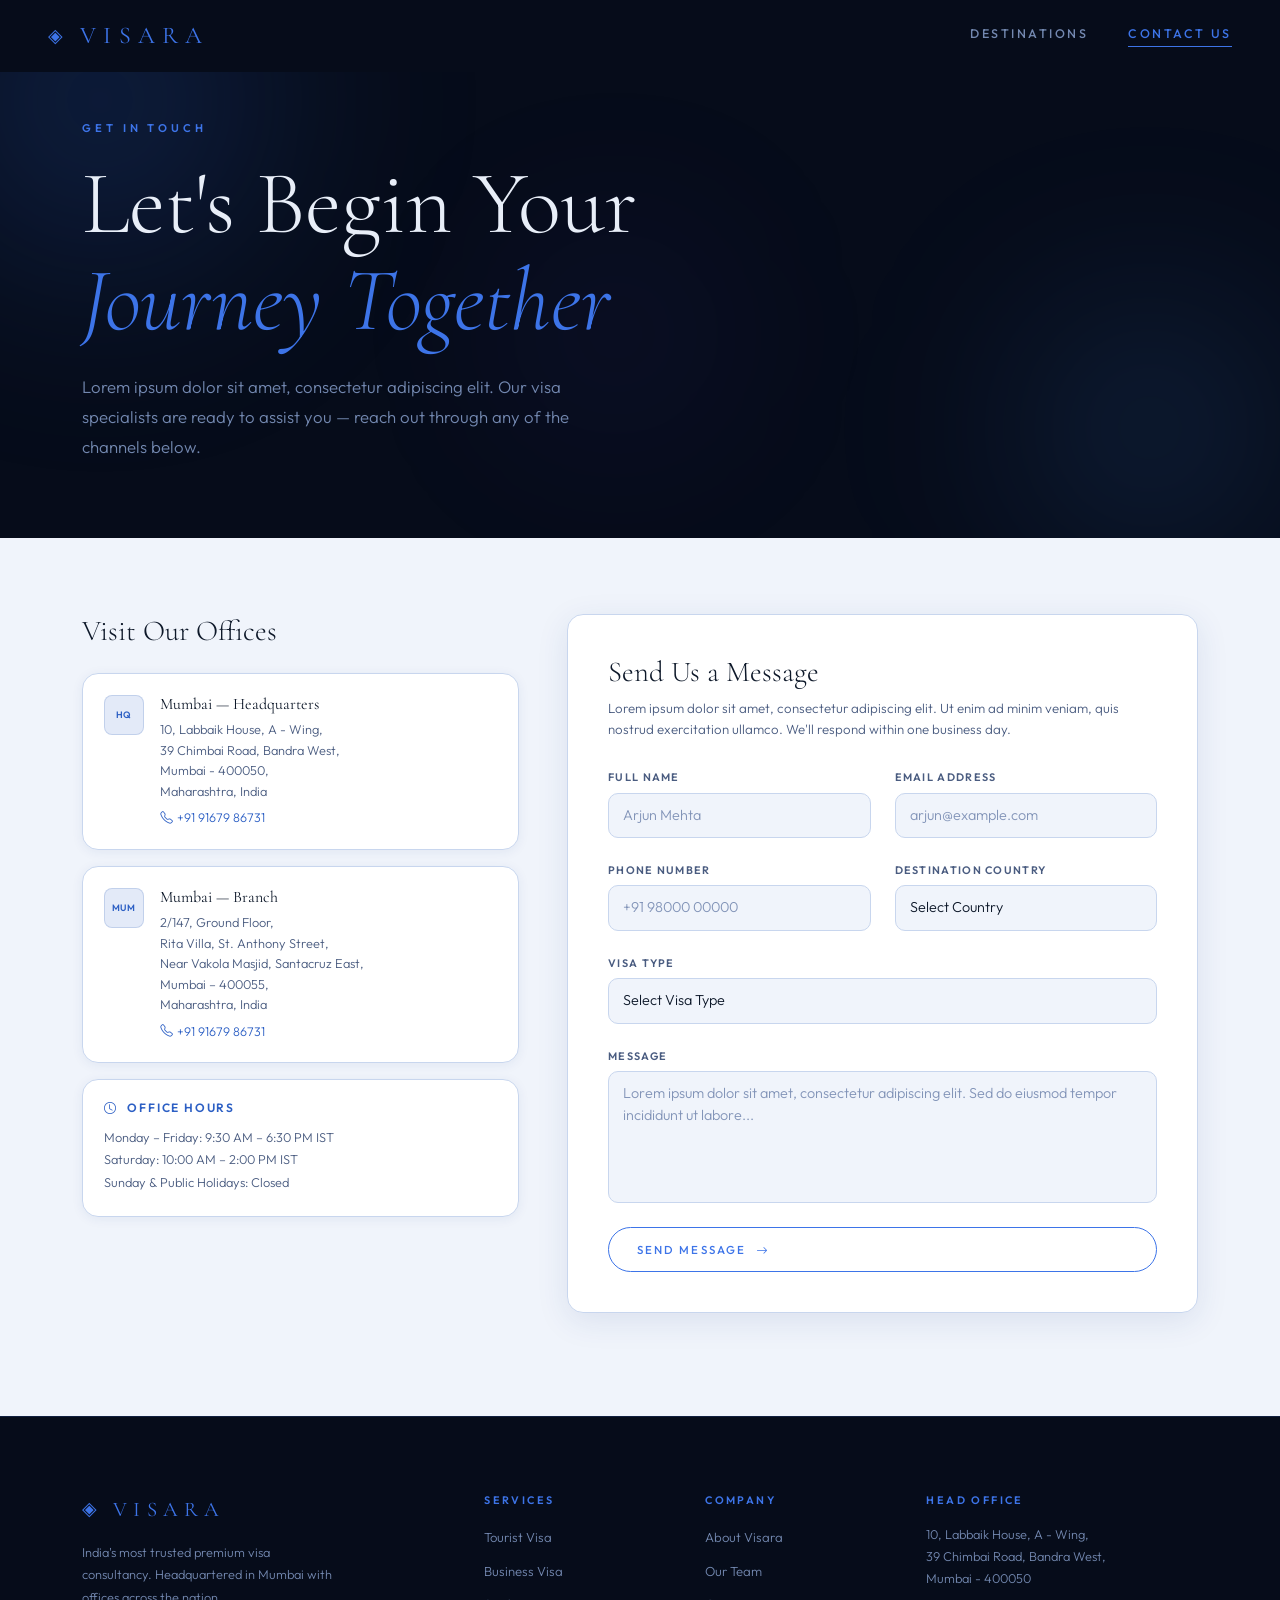
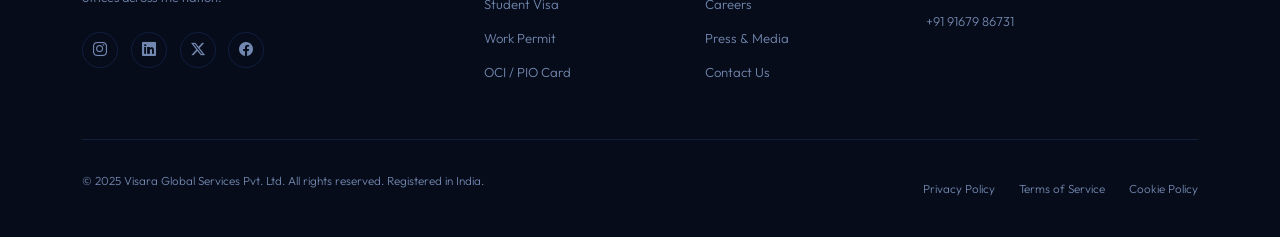
<file: contact.html>
<!DOCTYPE html>
<html lang="en">
<head>
  <meta charset="UTF-8" />
  <meta name="viewport" content="width=device-width, initial-scale=1.0"/>
  <title>Visara — Contact Us</title>
  <link rel="preconnect" href="https://fonts.googleapis.com"/>
  <link rel="preconnect" href="https://fonts.gstatic.com" crossorigin/>
  <link href="https://fonts.googleapis.com/css2?family=Cormorant+Garamond:ital,wght@0,300;0,400;0,600;1,300;1,400&family=Outfit:wght@300;400;500;600&display=swap" rel="stylesheet"/>
  <link href="https://cdn.jsdelivr.net/npm/bootstrap@5.3.3/dist/css/bootstrap.min.css" rel="stylesheet"/>
  <link href="https://unpkg.com/aos@2.3.4/dist/aos.css" rel="stylesheet"/>
  <link rel="stylesheet" href="https://cdn.jsdelivr.net/npm/bootstrap-icons@1.11.3/font/bootstrap-icons.min.css"/>
  <link rel="stylesheet" href="style.css"/>
</head>
<body>

  <div id="page-loader">
    <div class="loader-inner">
      <div class="loader-globe"></div>
      <span class="loader-text">VISARA</span>
    </div>
  </div>

  <nav id="mainNav">
    <div class="nav-inner">
      <a class="nav-brand" href="index.html">
        <span class="brand-icon">◈</span>
        <span>VISARA</span>
      </a>
      <div class="nav-links">
        <a href="index.html" class="nav-link">Destinations</a>
        <a href="contact.html" class="nav-link active">Contact Us</a>
      </div>
      <button class="nav-toggle" id="navToggle">
        <span></span><span></span><span></span>
      </button>
    </div>
    <div class="mobile-menu" id="mobileMenu">
      <a href="index.html" class="nav-link">Destinations</a>
      <a href="contact.html" class="nav-link">Contact Us</a>
    </div>
  </nav>

  <section class="contact-hero">
    <div class="hero-orbs">
      <div class="orb orb-1"></div>
      <div class="orb orb-2"></div>
      <div class="orb orb-3"></div>
    </div>
    <div class="container-xl">
      <div class="contact-hero-content" data-aos="fade-up">
        <p class="hero-eyebrow">GET IN TOUCH</p>
        <h1 class="hero-title">Let's Begin Your<br/><em>Journey Together</em></h1>
        <p class="hero-sub">Lorem ipsum dolor sit amet, consectetur adipiscing elit. Our visa specialists are ready to assist you — reach out through any of the channels below.</p>
      </div>
    </div>
  </section>

  <section class="contact-section">
    <div class="container-xl">
      <div class="row g-5">
        <div class="col-lg-5" data-aos="fade-right">
          <div class="contact-info-block">
            <h3>Visit Our Offices</h3>

            <div class="office-card">
              <div class="office-badge">HQ</div>
              <div>
                <h5>Mumbai — Headquarters</h5>
                <p>10, Labbaik House, A - Wing,<br> 39 Chimbai Road, Bandra West,<br> Mumbai - 400050,<br/>Maharashtra, India</p>
                <a href="tel:+919167986731"><i class="bi bi-telephone"></i>+91 91679 86731</a>
                <!-- <a href="mailto:hello@visara.in"><i class="bi bi-envelope"></i> hello@visara.in</a> -->
              </div>
            </div>

            <div class="office-card">
              <div class="office-badge">MUM</div>
              <div>
                <h5>Mumbai — Branch</h5>
                <p>2/147, Ground Floor,<br/>Rita Villa, St. Anthony Street,<br> Near Vakola Masjid, Santacruz East, <br>Mumbai – 400055,<br/>Maharashtra, India</p>
                <a href="tel:+919167986731"><i class="bi bi-telephone"></i>+91 91679 86731</a>
                <!-- <a href="mailto:delhi@visara.in"><i class="bi bi-envelope"></i> delhi@visara.in</a> -->
              </div>
            </div>

            <!-- <div class="office-card">
              <div class="office-badge">BLR</div>
              <div>
                <h5>Bengaluru — Branch</h5>
                <p>404, Brigade Gateway,<br/>Malleshwaram West, Bengaluru – 560055,<br/>Karnataka, India</p>
                <a href="tel:+918040071600"><i class="bi bi-telephone"></i> +91 80 4007 1600</a>
                <a href="mailto:bangalore@visara.in"><i class="bi bi-envelope"></i> bangalore@visara.in</a>
              </div>
            </div> -->

            <div class="hours-block">
              <h5><i class="bi bi-clock"></i> Office Hours</h5>
              <p>Monday – Friday: 9:30 AM – 6:30 PM IST</p>
              <p>Saturday: 10:00 AM – 2:00 PM IST</p>
              <p>Sunday & Public Holidays: Closed</p>
            </div>
          </div>
        </div>

        <div class="col-lg-7" data-aos="fade-left">
          <div class="contact-form-wrap">
            <h3>Send Us a Message</h3>
            <p class="form-sub">Lorem ipsum dolor sit amet, consectetur adipiscing elit. Ut enim ad minim veniam, quis nostrud exercitation ullamco. We'll respond within one business day.</p>
            <form id="contactForm" novalidate>
              <div class="row g-4">
                <div class="col-sm-6">
                  <div class="form-group-custom">
                    <label>Full Name</label>
                    <input type="text" id="fieldName" placeholder="Arjun Mehta" required/>
                  </div>
                </div>
                <div class="col-sm-6">
                  <div class="form-group-custom">
                    <label>Email Address</label>
                    <input type="email" id="fieldEmail" placeholder="arjun@example.com" required/>
                  </div>
                </div>
                <div class="col-sm-6">
                  <div class="form-group-custom">
                    <label>Phone Number</label>
                    <input type="tel" id="fieldPhone" placeholder="+91 98000 00000"/>
                  </div>
                </div>
                <div class="col-sm-6">
                  <div class="form-group-custom">
                    <label>Destination Country</label>
                    <select id="fieldCountry">
                      <option value="">Select Country</option>
                      <optgroup label="Regular Visa">
                      <option value="Australia">Australia</option>
                      <option value="Austria">Austria</option>
                      <option value="Belgium">Belgium</option>
                      <option value="Brazil">Brazil</option>
                      <option value="Canada">Canada</option>
                      <option value="China">China</option>
                      <option value="Czech Republic">Czech Republic</option>
                      <option value="Denmark">Denmark</option>
                      <option value="France">France</option>
                      <option value="Germany">Germany</option>
                      <option value="Greece">Greece</option>
                      <option value="Hungary">Hungary</option>
                      <option value="Iceland">Iceland</option>
                      <option value="Ireland">Ireland</option>
                      <option value="Italy">Italy</option>
                      <option value="Japan">Japan</option>
                      <option value="Malta">Malta</option>
                      <option value="Netherlands">Netherlands</option>
                      <option value="New Zealand">New Zealand</option>
                      <option value="Norway">Norway</option>
                      <option value="Poland">Poland</option>
                      <option value="Portugal">Portugal</option>
                      <option value="South Africa">South Africa</option>
                      <option value="South Korea">South Korea</option>
                      <option value="Spain">Spain</option>
                      <option value="Sweden">Sweden</option>
                      <option value="Switzerland">Switzerland</option>
                      <option value="Turkey">Turkey</option>
                      <option value="United Kingdom">United Kingdom</option>
                      <option value="United States">United States</option>
                      </optgroup>
                      <optgroup label="E-Visa / Visa on Arrival">
                      <option value="Azerbaijan">Azerbaijan</option>
                      <option value="Bahrain">Bahrain</option>
                      <option value="Egypt">Egypt</option>
                      <option value="Georgia">Georgia</option>
                      <option value="Indonesia">Indonesia</option>
                      <option value="Malaysia">Malaysia</option>
                      <option value="Morocco">Morocco</option>
                      <option value="Oman">Oman</option>
                      <option value="Qatar">Qatar</option>
                      <option value="Saudi Arabia">Saudi Arabia</option>
                      <option value="Singapore">Singapore</option>
                      <option value="Sri Lanka">Sri Lanka</option>
                      <option value="Thailand">Thailand</option>
                      <option value="United Arab Emirates">United Arab Emirates</option>
                      <option value="Vietnam">Vietnam</option>
                      </optgroup>
                      <option value="Other">Other</option>
                    </select>
                  </div>
                </div>
                <div class="col-12">
                  <div class="form-group-custom">
                    <label>Visa Type</label>
                    <select id="fieldVisaType">
                      <option value="">Select Visa Type</option>
                      <option>Tourist / Visitor</option>
                      <option>Business</option>
                      <option>Student</option>
                      <option>Work / Employment</option>
                      <option>Transit</option>
                      <option>Other</option>
                    </select>
                  </div>
                </div>
                <div class="col-12">
                  <div class="form-group-custom">
                    <label>Message</label>
                    <textarea id="fieldMessage" rows="5" placeholder="Lorem ipsum dolor sit amet, consectetur adipiscing elit. Sed do eiusmod tempor incididunt ut labore..."></textarea>
                  </div>
                </div>
                <div class="col-12">
                  <button type="submit" class="btn-gold w-100">
                    <span>Send Message</span>
                    <i class="bi bi-arrow-right"></i>
                  </button>
                </div>
              </div>
            </form>
            <div class="form-success" id="formSuccess">
              <i class="bi bi-check-circle-fill"></i>
              <p>Your message has been sent successfully. A Visara consultant will be in touch within one business day.</p>
            </div>
          </div>
        </div>
      </div>
    </div>
  </section>

  <footer>
    <div class="container-xl">
      <div class="footer-top">
        <div class="footer-brand">
          <div class="footer-logo">
            <span class="brand-icon">◈</span>
            <span>VISARA</span>
          </div>
          <p>India's most trusted premium visa consultancy. Headquartered in Mumbai with offices across the nation.</p>
          <div class="social-links">
            <a href="#"><i class="bi bi-instagram"></i></a>
            <a href="#"><i class="bi bi-linkedin"></i></a>
            <a href="#"><i class="bi bi-twitter-x"></i></a>
            <a href="#"><i class="bi bi-facebook"></i></a>
          </div>
        </div>
        <div class="footer-links-col">
          <h6>Services</h6>
          <ul>
            <li><a href="#">Tourist Visa</a></li>
            <li><a href="#">Business Visa</a></li>
            <li><a href="#">Student Visa</a></li>
            <li><a href="#">Work Permit</a></li>
            <li><a href="#">OCI / PIO Card</a></li>
          </ul>
        </div>
        <div class="footer-links-col">
          <h6>Company</h6>
          <ul>
            <li><a href="#">About Visara</a></li>
            <li><a href="#">Our Team</a></li>
            <li><a href="#">Careers</a></li>
            <li><a href="#">Press & Media</a></li>
            <li><a href="contact.html">Contact Us</a></li>
          </ul>
        </div>
        <div class="footer-links-col">
          <h6>Head Office</h6>
          <address>
            10, Labbaik House, A - Wing,<br> 39 Chimbai Road, Bandra West,<br> Mumbai - 400050<br/><br/>
            <a href="tel:+919167986731">+91 91679 86731</a><br/>
            <!-- <a href="mailto:hello@visara.in">hello@visara.in</a> -->
          </address>
        </div>
      </div>
      <div class="footer-bottom">
        <p>© 2025 Visara Global Services Pvt. Ltd. All rights reserved. Registered in India.</p>
        <div class="footer-legal">
          <a href="#">Privacy Policy</a>
          <a href="#">Terms of Service</a>
          <a href="#">Cookie Policy</a>
        </div>
      </div>
    </div>
  </footer>

  <script src="https://cdn.jsdelivr.net/npm/bootstrap@5.3.3/dist/js/bootstrap.bundle.min.js"></script>
  <script src="https://unpkg.com/aos@2.3.4/dist/aos.js"></script>
  <script src="js/contact.js"></script>
</body>
</html>
</file>
<file: style.css>
:root {
  --bg:           #f0f4fb;
  --bg-soft:      #e8eef8;
  --bg-card:      #ffffff;
  --bg-muted:     #dce5f5;
  --border:       #c8d6ee;
  --border-accent: rgba(59,100,180,0.2);

  --blue:         #2c5fc4;
  --blue-bright:  #3d74e8;
  --blue-dim:     #5f85cc;
  --blue-pale:    rgba(44,95,196,0.07);
  --blue-pale2:   rgba(44,95,196,0.13);

  --dark:         #060c1a;
  --dark-mid:     #0b1530;
  --dark-light:   #111e3f;
  --dark-border:  rgba(61,116,232,0.18);
  --dark-glass:   rgba(255,255,255,0.05);

  --ink:          #0d1829;
  --text:         #1e2f52;
  --text-mid:     #4a5c80;
  --text-dim:     #8294b8;

  --dark-text:    #c2ceea;
  --dark-text-dim:#7388b0;

  --shadow-sm:    0 2px 12px rgba(30,60,130,0.07);
  --shadow-md:    0 8px 32px rgba(30,60,130,0.1);
  --shadow-lg:    0 20px 60px rgba(30,60,130,0.14);

  --radius: 16px;
  --transition: 0.4s cubic-bezier(0.25, 0.46, 0.45, 0.94);
}

*, *::before, *::after { box-sizing: border-box; margin: 0; padding: 0; }

html {
  scroll-behavior: smooth;
  overflow-x: hidden;
}

body {
  background: var(--bg);
  color: var(--text);
  font-family: 'Outfit', sans-serif;
  font-weight: 300;
  overflow-x: hidden;
  width: 100%;
  max-width: 100vw;
  position: relative;
}

::selection { background: var(--blue-dim); color: #fff; }

/* ── LOADER ── */
#page-loader {
  position: fixed;
  inset: 0;
  background: var(--dark);
  display: flex;
  align-items: center;
  justify-content: center;
  z-index: 9999;
  transition: opacity 0.6s ease, visibility 0.6s ease;
}
#page-loader.hidden { opacity: 0; visibility: hidden; pointer-events: none; }

.loader-inner { display: flex; flex-direction: column; align-items: center; gap: 20px; }

.loader-globe {
  width: 56px; height: 56px;
  border-radius: 50%;
  border: 2px solid var(--dark-border);
  border-top-color: var(--blue-bright);
  border-right-color: var(--blue);
  animation: spin 1s linear infinite;
  position: relative;
}
.loader-globe::after {
  content: '';
  position: absolute;
  inset: 6px;
  border-radius: 50%;
  border: 1px solid var(--dark-border);
  border-bottom-color: var(--blue-dim);
  animation: spin 1.5s linear infinite reverse;
}

.loader-text {
  font-family: 'Cormorant Garamond', serif;
  font-size: 1.6rem;
  font-weight: 300;
  letter-spacing: 0.5em;
  color: var(--blue-bright);
  animation: pulse-text 1.4s ease-in-out infinite;
}

@keyframes spin { to { transform: rotate(360deg); } }
@keyframes pulse-text { 0%,100% { opacity: 0.45; } 50% { opacity: 1; } }

/* ══════════════════════════════
   DARK NAV
══════════════════════════════ */
#mainNav {
  position: fixed;
  top: 0; left: 0; right: 0;
  z-index: 1000;
  background: var(--dark);
  transition: box-shadow 0.4s ease;
  padding: 0 clamp(1rem, 4vw, 3rem);
  width: 100%;
}
#mainNav.scrolled {
  box-shadow: 0 1px 0 var(--dark-border), 0 4px 24px rgba(6,12,26,0.4);
}

.nav-inner {
  display: flex;
  align-items: center;
  justify-content: space-between;
  height: 72px;
}

.nav-brand {
  display: flex;
  align-items: center;
  gap: 10px;
  text-decoration: none;
  font-family: 'Cormorant Garamond', serif;
  font-size: 1.5rem;
  font-weight: 400;
  letter-spacing: 0.3em;
  color: var(--blue-bright);
  transition: opacity 0.3s;
  flex-shrink: 0;
}
.nav-brand:hover { opacity: 0.82; color: var(--blue-bright); }
.brand-icon { font-size: 1.2rem; animation: rotate-slow 12s linear infinite; display: inline-block; }
@keyframes rotate-slow { to { transform: rotate(360deg); } }

.nav-links { display: flex; gap: 2.5rem; }
.nav-links .nav-link {
  text-decoration: none;
  font-size: 0.78rem;
  font-weight: 500;
  letter-spacing: 0.2em;
  text-transform: uppercase;
  color: var(--dark-text-dim);
  transition: color 0.3s;
  position: relative;
  padding-bottom: 4px;
  cursor: pointer;
  white-space: nowrap;
}
.nav-links .nav-link::after {
  content: '';
  position: absolute;
  bottom: 0; left: 0;
  width: 0; height: 1px;
  background: var(--blue-bright);
  transition: width 0.35s ease;
}
.nav-links .nav-link:hover,
.nav-links .nav-link.active { color: var(--blue-bright); }
.nav-links .nav-link:hover::after,
.nav-links .nav-link.active::after { width: 100%; }

.nav-toggle {
  display: none;
  flex-direction: column;
  gap: 5px;
  background: none;
  border: none;
  cursor: pointer;
  padding: 6px 4px;
  flex-shrink: 0;
}
.nav-toggle span {
  display: block;
  width: 24px; height: 1.5px;
  background: var(--blue-bright);
  transition: var(--transition);
}
.nav-toggle.open span:nth-child(1) { transform: translateY(6.5px) rotate(45deg); }
.nav-toggle.open span:nth-child(2) { opacity: 0; }
.nav-toggle.open span:nth-child(3) { transform: translateY(-6.5px) rotate(-45deg); }

.mobile-menu {
  display: none;
  flex-direction: column;
  background: var(--dark-mid);
  border-top: 1px solid var(--dark-border);
  padding: 0.5rem 0 1rem;
  box-shadow: 0 12px 40px rgba(6,12,26,0.5);
}
.mobile-menu .nav-link {
  padding: 0.9rem 1.5rem;
  font-size: 0.82rem;
  letter-spacing: 0.15em;
  font-weight: 500;
  color: var(--dark-text-dim);
  text-decoration: none;
  text-transform: uppercase;
  transition: color 0.3s, background 0.3s;
  display: block;
  cursor: pointer;
  border-bottom: 1px solid rgba(61,116,232,0.06);
}
.mobile-menu .nav-link:last-child { border-bottom: none; }
.mobile-menu .nav-link:hover { color: var(--blue-bright); background: rgba(61,116,232,0.08); }
.mobile-menu.open { display: flex; }

/* ══════════════════════════════
   DARK HERO
══════════════════════════════ */
.hero-section {
  min-height: 100vh;
  display: flex;
  align-items: center;
  position: relative;
  overflow: hidden;
  padding: 120px clamp(1rem, 5vw, 5rem) 80px;
  background: var(--dark);
  width: 100%;
}

.hero-orbs { position: absolute; inset: 0; pointer-events: none; overflow: hidden; }
.orb {
  position: absolute;
  border-radius: 50%;
  filter: blur(90px);
  flex-shrink: 0;
}
.orb-1 {
  width: 500px; height: 500px;
  background: radial-gradient(circle, rgba(44,95,196,0.3), transparent 70%);
  top: -150px; left: -150px;
  animation: drift1 20s ease-in-out infinite alternate;
}
.orb-2 {
  width: 380px; height: 380px;
  background: radial-gradient(circle, rgba(80,150,255,0.18), transparent 70%);
  bottom: -80px; right: -60px;
  animation: drift2 16s ease-in-out infinite alternate;
}
.orb-3 {
  width: 260px; height: 260px;
  background: radial-gradient(circle, rgba(100,60,220,0.15), transparent 70%);
  top: 38%; left: 38%;
  animation: drift1 26s ease-in-out infinite alternate-reverse;
}
@keyframes drift1 { to { transform: translate(40px, 30px); } }
@keyframes drift2 { to { transform: translate(-30px, -40px); } }

.hero-content {
  position: relative;
  z-index: 2;
  max-width: 680px;
  width: 100%;
}

.hero-eyebrow {
  font-size: 0.7rem;
  font-weight: 600;
  letter-spacing: 0.35em;
  color: var(--blue-bright);
  margin-bottom: 1.2rem;
}

.hero-title {
  font-family: 'Cormorant Garamond', serif;
  font-size: clamp(2.6rem, 7vw, 6rem);
  font-weight: 300;
  line-height: 1.08;
  color: #e8eef8;
  margin-bottom: 1.4rem;
}
.hero-title em { font-style: italic; color: var(--blue-bright); font-weight: 300; }

.hero-sub {
  font-size: clamp(0.88rem, 2vw, 1.05rem);
  line-height: 1.78;
  color: var(--dark-text-dim);
  max-width: 520px;
}

.hero-scroll-cue {
  display: flex;
  align-items: center;
  gap: 16px;
  margin-top: 3rem;
  font-size: 0.72rem;
  letter-spacing: 0.25em;
  text-transform: uppercase;
  color: var(--dark-text-dim);
}
.scroll-line {
  width: 60px; height: 1px;
  background: var(--dark-border);
  position: relative;
  overflow: hidden;
  flex-shrink: 0;
}
.scroll-line::after {
  content: '';
  position: absolute;
  top: 0; left: -100%;
  width: 100%; height: 100%;
  background: var(--blue-bright);
  animation: slide-line 2.5s ease-in-out infinite;
}
@keyframes slide-line { to { left: 100%; } }

/* ── 3D Globe ── */
.hero-globe-wrap {
  position: absolute;
  right: clamp(-60px, 2vw, 60px);
  top: 50%;
  transform: translateY(-50%);
  width: clamp(260px, 40vw, 520px);
  height: clamp(260px, 40vw, 520px);
  pointer-events: none;
  z-index: 1;
}

.globe-ring {
  position: absolute;
  top: 50%; left: 50%;
  border-radius: 50%;
  transform: translate(-50%, -50%);
}
.ring-1 { width: 100%; height: 100%; border: 1px dashed rgba(61,116,232,0.18); animation: globe-spin 20s linear infinite; }
.ring-2 { width: 80%; height: 80%; border: 1px solid rgba(61,116,232,0.28); animation: globe-spin 14s linear infinite reverse; }
.ring-3 { width: 60%; height: 60%; border: 1px solid rgba(61,116,232,0.22); animation: globe-spin 9s linear infinite; }
@keyframes globe-spin { to { transform: translate(-50%, -50%) rotate(360deg); } }

.globe-core {
  position: absolute;
  top: 50%; left: 50%;
  transform: translate(-50%, -50%);
  width: 42%; height: 42%;
  border-radius: 50%;
  background: radial-gradient(circle at 35% 35%, rgba(61,116,232,0.35), rgba(6,12,26,0.9) 70%);
  border: 1px solid rgba(61,116,232,0.3);
  box-shadow: 0 0 60px rgba(44,95,196,0.2), inset 0 0 30px rgba(61,116,232,0.1);
}

.globe-dot {
  position: absolute;
  width: 8px; height: 8px;
  border-radius: 50%;
  background: var(--blue-bright);
  box-shadow: 0 0 12px var(--blue-bright);
}
.dot-a { top: 22%; left: 38%; animation: pulse-dot 3s ease-in-out infinite; }
.dot-b { top: 55%; left: 62%; animation: pulse-dot 3s ease-in-out infinite 0.8s; }
.dot-c { top: 70%; left: 28%; animation: pulse-dot 3s ease-in-out infinite 1.6s; }
.dot-d { top: 35%; left: 72%; animation: pulse-dot 3s ease-in-out infinite 2.4s; }
@keyframes pulse-dot { 0%,100% { opacity: 0.35; transform: scale(0.8); } 50% { opacity: 1; transform: scale(1.3); } }

/* ══════════════════════════════
   LIGHT SECTIONS (shared)
══════════════════════════════ */
.section-label {
  font-size: 0.68rem;
  font-weight: 600;
  letter-spacing: 0.35em;
  color: var(--blue);
  margin-bottom: 1rem;
}
.section-title {
  font-family: 'Cormorant Garamond', serif;
  font-size: clamp(1.8rem, 4vw, 3rem);
  font-weight: 300;
  color: var(--ink);
  margin-bottom: 0.8rem;
  line-height: 1.2;
}
.section-title em { font-style: italic; color: var(--blue); }
.section-sub { color: var(--text-mid); font-size: 0.95rem; max-width: 500px; margin: 0 auto; line-height: 1.75; }

/* ── Destinations section ── */
.destinations-section { padding: clamp(3rem, 8vw, 7rem) 0; background: var(--bg); }
.section-head { text-align: center; margin-bottom: 3rem; padding: 0 1rem; }

.countries-grid {
  display: grid;
  grid-template-columns: repeat(auto-fill, minmax(180px, 1fr));
  gap: 1rem;
  width: 100%;
}

.country-card {
  position: relative;
  height: 230px;
  perspective: 1000px;
  cursor: pointer;
  width: 100%;
}

.card-inner {
  position: relative;
  width: 100%; height: 100%;
  transform-style: preserve-3d;
  transition: transform 0.7s cubic-bezier(0.4, 0.2, 0.2, 1);
  border-radius: var(--radius);
}
.country-card:hover .card-inner { transform: rotateY(180deg); }

.card-front, .card-back {
  position: absolute;
  inset: 0;
  border-radius: var(--radius);
  backface-visibility: hidden;
  -webkit-backface-visibility: hidden;
  overflow: hidden;
}

.card-front {
  background: var(--bg-card);
  border: 1px solid var(--border);
  display: flex;
  flex-direction: column;
  align-items: center;
  justify-content: center;
  gap: 12px;
  box-shadow: var(--shadow-sm);
  transition: border-color 0.3s, box-shadow 0.3s;
}
.country-card:hover .card-front { border-color: var(--blue-dim); box-shadow: var(--shadow-md); }

.card-flag { font-size: 2.8rem; line-height: 1; filter: drop-shadow(0 4px 10px rgba(30,60,130,0.12)); }
.card-country-name {
  font-family: 'Cormorant Garamond', serif;
  font-size: 1.15rem;
  font-weight: 400;
  color: var(--ink);
  text-align: center;
  padding: 0 10px;
}
.card-region { font-size: 0.62rem; letter-spacing: 0.15em; text-transform: uppercase; color: var(--text-dim); }

.card-hover-line {
  position: absolute;
  bottom: 0; left: 0;
  width: 0; height: 2px;
  background: linear-gradient(90deg, var(--blue), var(--blue-bright));
  transition: width 0.5s ease;
}
.country-card:hover .card-hover-line { width: 100%; }

.card-back {
  background: linear-gradient(135deg, var(--dark-mid) 0%, var(--dark-light) 100%);
  border: 1px solid var(--dark-border);
  transform: rotateY(180deg);
  display: flex;
  flex-direction: column;
  align-items: center;
  justify-content: center;
  gap: 8px;
  padding: 1rem;
  text-align: center;
}

.card-back-flag { font-size: 1.8rem; }
.card-back-title { font-family: 'Cormorant Garamond', serif; font-size: 1rem; font-weight: 400; color: var(--blue-bright); }
.card-back-tagline { font-size: 0.7rem; color: var(--dark-text-dim); line-height: 1.45; }
.card-back-cta {
  margin-top: 4px;
  font-size: 0.62rem;
  letter-spacing: 0.15em;
  text-transform: uppercase;
  color: var(--blue-bright);
  border: 1px solid var(--dark-border);
  padding: 5px 12px;
  border-radius: 50px;
  transition: all 0.3s;
  cursor: pointer;
}
.card-back-cta:hover { background: rgba(61,116,232,0.15); border-color: var(--blue-bright); }

/* ── Stats ── */
.stats-section { padding: 3rem 0; position: relative; background: var(--bg); width: 100%; }
.stats-section::before {
  content: '';
  position: absolute;
  top: 0; left: 5%; right: 5%;
  height: 1px;
  background: linear-gradient(90deg, transparent, var(--border), transparent);
}

.stats-bar {
  display: flex;
  align-items: center;
  justify-content: center;
  flex-wrap: wrap;
  background: var(--bg-card);
  border: 1px solid var(--border);
  border-radius: var(--radius);
  box-shadow: var(--shadow-md);
  padding: 2rem 1.5rem;
  width: 100%;
}

.stat-item { flex: 1; min-width: 130px; text-align: center; padding: 0.8rem 1rem; }
.stat-item .stat-num {
  font-family: 'Cormorant Garamond', serif;
  font-size: clamp(2rem, 5vw, 3rem);
  font-weight: 300;
  color: var(--blue);
  line-height: 1;
}
.stat-item .stat-suffix { font-family: 'Cormorant Garamond', serif; font-size: clamp(1.4rem, 3vw, 2rem); color: var(--blue-dim); }
.stat-item p { font-size: 0.68rem; letter-spacing: 0.12em; text-transform: uppercase; color: var(--text-dim); margin-top: 6px; }
.stat-divider { width: 1px; height: 50px; background: var(--border); }

/* ── Why section ── */
.why-section { padding: clamp(3rem, 8vw, 7rem) 0; background: var(--bg-soft); }
.why-body { color: var(--text-mid); line-height: 1.85; font-size: 0.95rem; margin-top: 1.2rem; }

.features-grid { display: grid; grid-template-columns: 1fr 1fr; gap: 1.2rem; }

.feature-card {
  background: var(--bg-card);
  border: 1px solid var(--border);
  border-radius: var(--radius);
  padding: 1.6rem;
  box-shadow: var(--shadow-sm);
  transition: border-color 0.3s, transform 0.3s, box-shadow 0.3s;
  position: relative;
  overflow: hidden;
}
.feature-card::before {
  content: '';
  position: absolute;
  top: 0; left: 0;
  width: 100%; height: 2px;
  background: linear-gradient(90deg, var(--blue), transparent);
  opacity: 0;
  transition: opacity 0.3s;
}
.feature-card:hover { border-color: var(--blue-dim); transform: translateY(-4px); box-shadow: var(--shadow-md); }
.feature-card:hover::before { opacity: 1; }
.feature-icon { font-size: 1.4rem; color: var(--blue); margin-bottom: 0.8rem; }
.feature-card h4 { font-family: 'Cormorant Garamond', serif; font-size: 1.1rem; font-weight: 400; color: var(--ink); margin-bottom: 0.5rem; }
.feature-card p { font-size: 0.83rem; color: var(--text-mid); line-height: 1.7; }

/* ── Country detail screen ── */
#screen-detail {
  display: none;
  min-height: 100vh;
  animation: fadeInUp 0.45s ease both;
  background: var(--bg);
  width: 100%;
  overflow-x: hidden;
}
#screen-detail.active { display: block; }

@keyframes fadeInUp {
  from { opacity: 0; transform: translateY(24px); }
  to   { opacity: 1; transform: translateY(0); }
}

.detail-hero {
  min-height: 50vh;
  display: flex;
  align-items: flex-end;
  position: relative;
  overflow: hidden;
  padding: 100px clamp(1rem, 5vw, 5rem) 3rem;
  background: linear-gradient(145deg, var(--dark) 0%, var(--dark-mid) 60%, var(--dark-light) 100%);
  width: 100%;
}
.detail-hero::after {
  content: '';
  position: absolute;
  inset: 0;
  background: linear-gradient(to top, var(--bg) 4%, transparent 50%);
}

.detail-hero-bg-flag {
  position: absolute;
  top: 50%; right: -2%;
  transform: translateY(-50%);
  font-size: clamp(6rem, 18vw, 16rem);
  opacity: 0.05;
  filter: blur(1px);
  pointer-events: none;
  user-select: none;
  z-index: 0;
  max-width: 50%;
  overflow: hidden;
}

.detail-hero-content {
  position: relative;
  z-index: 2;
  display: flex;
  align-items: flex-end;
  gap: 1.5rem;
  flex-wrap: wrap;
  width: 100%;
}

.detail-flag-big { font-size: clamp(3rem, 7vw, 5.5rem); line-height: 1; filter: drop-shadow(0 8px 20px rgba(0,0,0,0.4)); flex-shrink: 0; }

.detail-title-block { flex: 1; min-width: 200px; }
.detail-eyebrow { font-size: 0.65rem; letter-spacing: 0.3em; color: var(--blue-bright); font-weight: 600; margin-bottom: 0.5rem; }
.detail-title {
  font-family: 'Cormorant Garamond', serif;
  font-size: clamp(2.2rem, 6vw, 5rem);
  font-weight: 300;
  color: #e8eef8;
  line-height: 1.05;
  margin-bottom: 0.8rem;
}
.detail-tags { display: flex; gap: 0.5rem; flex-wrap: wrap; }
.detail-tag {
  font-size: 0.6rem;
  letter-spacing: 0.12em;
  text-transform: uppercase;
  color: var(--blue-bright);
  background: rgba(61,116,232,0.12);
  border: 1px solid var(--dark-border);
  padding: 4px 10px;
  border-radius: 50px;
}

.detail-back-btn {
  position: relative;
  z-index: 10;
  display: inline-flex;
  align-items: center;
  gap: 8px;
  font-size: 0.7rem;
  font-weight: 500;
  letter-spacing: 0.15em;
  text-transform: uppercase;
  color: var(--dark-text-dim);
  background: rgba(255,255,255,0.05);
  border: 1px solid rgba(255,255,255,0.12);
  border-radius: 50px;
  padding: 10px 20px;
  cursor: pointer;
  transition: all 0.3s;
  text-decoration: none;
  margin: 88px 0 0 clamp(1rem, 5vw, 5rem);
  width: fit-content;
  max-width: calc(100% - 2rem);
}
.detail-back-btn:hover { color: var(--blue-bright); border-color: var(--dark-border); background: rgba(61,116,232,0.1); }
.detail-back-btn i { font-size: 0.85rem; flex-shrink: 0; }

.detail-body {
  padding: clamp(2rem, 5vw, 4rem) clamp(1rem, 5vw, 5rem) clamp(3rem, 8vw, 6rem);
  width: 100%;
}

.detail-tabs {
  display: flex;
  border-bottom: 1px solid var(--border);
  margin-bottom: 2.5rem;
  overflow-x: auto;
  -webkit-overflow-scrolling: touch;
  scrollbar-width: none;
}
.detail-tabs::-webkit-scrollbar { display: none; }

.dtab {
  background: none;
  border: none;
  color: var(--text-dim);
  font-family: 'Outfit', sans-serif;
  font-size: 0.72rem;
  font-weight: 500;
  letter-spacing: 0.12em;
  text-transform: uppercase;
  padding: 12px 22px;
  cursor: pointer;
  transition: color 0.3s;
  border-bottom: 2px solid transparent;
  margin-bottom: -1px;
  white-space: nowrap;
  flex-shrink: 0;
}
.dtab:hover { color: var(--text); }
.dtab.active { color: var(--blue); border-bottom-color: var(--blue); }

.detail-tab-pane { display: none; }
.detail-tab-pane.active { display: block; animation: fadeInUp 0.3s ease both; }

.detail-overview-grid {
  display: grid;
  grid-template-columns: 1fr 1fr;
  gap: 1.2rem;
  margin-bottom: 2.5rem;
}

.detail-info-card {
  background: var(--bg-card);
  border: 1px solid var(--border);
  border-radius: var(--radius);
  padding: 1.5rem;
  box-shadow: var(--shadow-sm);
}
.detail-info-card h5 {
  font-family: 'Cormorant Garamond', serif;
  font-size: 1.05rem;
  font-weight: 400;
  color: var(--blue);
  margin-bottom: 0.8rem;
  padding-bottom: 0.5rem;
  border-bottom: 1px solid var(--border);
}
.detail-info-card p, .detail-info-card li { font-size: 0.86rem; color: var(--text-mid); line-height: 1.8; }
.detail-info-card ul { padding-left: 1.1rem; }
.detail-info-card li { margin-bottom: 4px; }

.detail-overview-text { margin-bottom: 2rem; }
.detail-overview-text p { font-size: 0.9rem; color: var(--text-mid); line-height: 1.9; margin-bottom: 1rem; }

.doc-list { list-style: none; padding: 0; }
.doc-list li {
  display: flex;
  align-items: flex-start;
  gap: 12px;
  font-size: 0.86rem;
  color: var(--text);
  padding: 12px 0;
  border-bottom: 1px solid var(--border);
  line-height: 1.55;
}
.doc-list li:last-child { border-bottom: none; }
.doc-list li i { color: var(--blue); flex-shrink: 0; margin-top: 2px; }

.process-steps { display: flex; flex-direction: column; gap: 1.5rem; }
.p-step { display: flex; gap: 1.2rem; align-items: flex-start; }
.p-num {
  flex-shrink: 0;
  font-family: 'Cormorant Garamond', serif;
  font-size: 1.8rem;
  font-weight: 300;
  color: var(--blue);
  line-height: 1;
  width: 40px;
}
.p-step h5 { font-size: 0.9rem; font-weight: 500; color: var(--ink); margin-bottom: 5px; }
.p-step p { font-size: 0.83rem; color: var(--text-mid); line-height: 1.7; }

.detail-apply-bar {
  margin-top: 3rem;
  background: linear-gradient(135deg, var(--dark-mid), var(--dark-light));
  border: 1px solid var(--dark-border);
  border-radius: var(--radius);
  padding: 2rem clamp(1.2rem, 4vw, 2.5rem);
  display: flex;
  align-items: center;
  justify-content: space-between;
  gap: 1.5rem;
  flex-wrap: wrap;
}
.detail-apply-bar h4 {
  font-family: 'Cormorant Garamond', serif;
  font-size: clamp(1.3rem, 3vw, 1.6rem);
  font-weight: 300;
  color: #e8eef8;
  margin-bottom: 0.4rem;
}
.detail-apply-bar p { font-size: 0.83rem; color: var(--dark-text-dim); line-height: 1.6; max-width: 500px; }

/* ── Buttons ── */
.btn-gold {
  display: inline-flex;
  align-items: center;
  gap: 10px;
  background: transparent;
  border: 1px solid var(--blue-bright);
  color: var(--blue-bright);
  font-family: 'Outfit', sans-serif;
  font-size: 0.72rem;
  font-weight: 500;
  letter-spacing: 0.18em;
  text-transform: uppercase;
  padding: 13px 28px;
  border-radius: 50px;
  text-decoration: none;
  cursor: pointer;
  transition: all 0.35s ease;
  position: relative;
  overflow: hidden;
  white-space: nowrap;
}
.btn-gold::before {
  content: '';
  position: absolute;
  inset: 0;
  background: var(--blue-bright);
  transform: scaleX(0);
  transform-origin: left;
  transition: transform 0.35s ease;
  z-index: 0;
}
.btn-gold span, .btn-gold i { position: relative; z-index: 1; }
.btn-gold:hover { color: #fff; }
.btn-gold:hover::before { transform: scaleX(1); }

/* ══════════════════════════════
   CONTACT HERO (fully dark — no gradient fade)
══════════════════════════════ */
.contact-hero {
  min-height: 52vh;
  display: flex;
  align-items: center;
  position: relative;
  overflow: hidden;
  padding: 120px clamp(1rem, 5vw, 4rem) 60px;
  background: var(--dark);
  width: 100%;
}
.contact-hero-content { position: relative; z-index: 2; width: 100%; }
.contact-hero .hero-eyebrow { color: var(--blue-bright); }
.contact-hero .hero-title { color: #e8eef8; }
.contact-hero .hero-sub { color: var(--dark-text-dim); }

/* ── Contact section ── */
.contact-section { padding: clamp(3rem, 6vw, 5rem) 0 clamp(3rem, 8vw, 7rem); background: var(--bg); }

.contact-info-block h3 {
  font-family: 'Cormorant Garamond', serif;
  font-size: clamp(1.5rem, 4vw, 1.8rem);
  font-weight: 300;
  color: var(--ink);
  margin-bottom: 1.5rem;
}

.office-card {
  display: flex;
  gap: 1rem;
  align-items: flex-start;
  background: var(--bg-card);
  border: 1px solid var(--border);
  border-radius: var(--radius);
  padding: 1.3rem;
  margin-bottom: 1rem;
  box-shadow: var(--shadow-sm);
  transition: border-color 0.3s, box-shadow 0.3s;
}
.office-card:hover { border-color: var(--blue-dim); box-shadow: var(--shadow-md); }

.office-badge {
  flex-shrink: 0;
  width: 40px; height: 40px;
  background: var(--blue-pale2);
  border: 1px solid var(--border-accent);
  border-radius: 8px;
  display: flex;
  align-items: center;
  justify-content: center;
  font-size: 0.58rem;
  font-weight: 600;
  letter-spacing: 0.08em;
  color: var(--blue);
}

.office-card h5 { font-family: 'Cormorant Garamond', serif; font-size: 1rem; font-weight: 400; color: var(--ink); margin-bottom: 0.35rem; }
.office-card p { font-size: 0.8rem; color: var(--text-mid); line-height: 1.6; margin-bottom: 0.5rem; }
.office-card a { display: block; font-size: 0.78rem; color: var(--blue); text-decoration: none; transition: color 0.3s; margin-top: 2px; }
.office-card a:hover { color: var(--blue-bright); }
.office-card a i { margin-right: 5px; }

.hours-block {
  background: var(--bg-card);
  border: 1px solid var(--border);
  border-radius: var(--radius);
  padding: 1.3rem;
  margin-top: 1rem;
  box-shadow: var(--shadow-sm);
}
.hours-block h5 { font-size: 0.75rem; font-weight: 600; letter-spacing: 0.15em; text-transform: uppercase; color: var(--blue); margin-bottom: 0.8rem; }
.hours-block h5 i { margin-right: 6px; }
.hours-block p { font-size: 0.8rem; color: var(--text-mid); margin-bottom: 3px; }

.contact-form-wrap {
  background: var(--bg-card);
  border: 1px solid var(--border);
  border-radius: var(--radius);
  padding: clamp(1.2rem, 4vw, 2.5rem);
  box-shadow: var(--shadow-md);
}
.contact-form-wrap h3 { font-family: 'Cormorant Garamond', serif; font-size: clamp(1.5rem, 4vw, 1.8rem); font-weight: 300; color: var(--ink); margin-bottom: 0.5rem; }
.form-sub { font-size: 0.83rem; color: var(--text-mid); margin-bottom: 1.8rem; line-height: 1.6; }

.form-group-custom { display: flex; flex-direction: column; gap: 7px; }
.form-group-custom label { font-size: 0.68rem; font-weight: 600; letter-spacing: 0.12em; text-transform: uppercase; color: var(--text-mid); }
.form-group-custom input,
.form-group-custom select,
.form-group-custom textarea {
  background: var(--bg);
  border: 1px solid var(--border);
  border-radius: 10px;
  color: var(--ink);
  font-family: 'Outfit', sans-serif;
  font-size: 0.9rem;
  font-weight: 300;
  padding: 11px 14px;
  transition: border-color 0.3s, background 0.3s, box-shadow 0.3s;
  width: 100%;
  outline: none;
  appearance: none;
  -webkit-appearance: none;
  min-height: 44px;
}
.form-group-custom input:focus,
.form-group-custom select:focus,
.form-group-custom textarea:focus {
  border-color: var(--blue-dim);
  background: var(--bg-card);
  box-shadow: 0 0 0 3px rgba(44,95,196,0.09);
}
.form-group-custom input::placeholder,
.form-group-custom textarea::placeholder { color: var(--text-dim); }
.form-group-custom select option { background: var(--bg-card); color: var(--ink); }
.form-group-custom textarea { resize: none; }

.form-success { display: none; text-align: center; padding: 2rem 1rem; }
.form-success i { font-size: 2.5rem; margin-bottom: 1rem; display: block; color: var(--blue); }
.form-success p { font-size: 0.88rem; color: var(--text-mid); line-height: 1.6; }
.form-success.visible { display: block; }

/* ══════════════════════════════
   DARK FOOTER
══════════════════════════════ */
footer {
  background: var(--dark);
  border-top: 1px solid var(--dark-border);
  padding: clamp(3rem, 6vw, 5rem) 0 2rem;
  width: 100%;
}

.footer-top {
  display: grid;
  grid-template-columns: 2fr 1fr 1fr 1.5fr;
  gap: 2.5rem;
  padding-bottom: 2.5rem;
  border-bottom: 1px solid var(--dark-border);
  margin-bottom: 2rem;
}

.footer-logo {
  display: flex;
  align-items: center;
  gap: 10px;
  font-family: 'Cormorant Garamond', serif;
  font-size: 1.3rem;
  font-weight: 400;
  letter-spacing: 0.3em;
  color: var(--blue-bright);
  margin-bottom: 1rem;
}

.footer-brand p { font-size: 0.8rem; color: var(--dark-text-dim); line-height: 1.75; max-width: 260px; margin-bottom: 1.5rem; }

.social-links { display: flex; gap: 0.8rem; flex-wrap: wrap; }
.social-links a {
  width: 36px; height: 36px;
  border-radius: 50%;
  border: 1px solid var(--dark-border);
  display: flex; align-items: center; justify-content: center;
  color: var(--dark-text-dim);
  text-decoration: none;
  font-size: 0.88rem;
  transition: all 0.3s;
  flex-shrink: 0;
}
.social-links a:hover { border-color: var(--blue-bright); color: var(--blue-bright); }

.footer-links-col h6 { font-size: 0.68rem; font-weight: 600; letter-spacing: 0.22em; text-transform: uppercase; color: var(--blue-bright); margin-bottom: 1.1rem; }
.footer-links-col ul { list-style: none; padding: 0; }
.footer-links-col ul li { margin-bottom: 0.6rem; }
.footer-links-col ul li a { font-size: 0.82rem; color: var(--dark-text-dim); text-decoration: none; transition: color 0.3s; cursor: pointer; }
.footer-links-col ul li a:hover { color: var(--blue-bright); }

.footer-links-col address { font-size: 0.8rem; color: var(--dark-text-dim); line-height: 1.7; font-style: normal; }
.footer-links-col address a { color: var(--dark-text-dim); text-decoration: none; transition: color 0.3s; }
.footer-links-col address a:hover { color: var(--blue-bright); }

.footer-bottom { display: flex; align-items: center; justify-content: space-between; flex-wrap: wrap; gap: 1rem; }
.footer-bottom p { font-size: 0.73rem; color: var(--dark-text-dim); }
.footer-legal { display: flex; gap: 1.5rem; flex-wrap: wrap; }
.footer-legal a { font-size: 0.73rem; color: var(--dark-text-dim); text-decoration: none; transition: color 0.3s; }
.footer-legal a:hover { color: var(--blue-bright); }

/* ══════════════════════════════
   RESPONSIVE — 1024px
══════════════════════════════ */
@media (max-width: 1024px) {
  .footer-top { grid-template-columns: 1fr 1fr; gap: 2rem; }
  .hero-globe-wrap { opacity: 0.35; right: -60px; }
}

/* ══════════════════════════════
   RESPONSIVE — 767px (primary mobile breakpoint)
══════════════════════════════ */
@media (max-width: 767px) {
  /* Nav */
  .nav-links { display: none; }
  .nav-toggle { display: flex; }

  /* Hide globe entirely */
  .hero-globe-wrap { display: none !important; }

  /* Hero */
  .hero-section {
    min-height: auto;
    height: auto;
    padding: 90px 1.25rem 55px;
    align-items: flex-start;
  }
  .hero-content { max-width: 100%; }
  .hero-title { font-size: clamp(2.4rem, 10vw, 3.5rem); }
  .hero-sub { max-width: 100%; font-size: 0.92rem; }
  .hero-scroll-cue { margin-top: 2rem; }

  /* Contact hero */
  .contact-hero {
    min-height: auto;
    padding: 100px 1.25rem 50px;
  }
  .contact-hero .hero-title { font-size: clamp(2.2rem, 9vw, 3rem); }
  .contact-hero .hero-sub { max-width: 100%; }

  /* Sections */
  .destinations-section { padding: 2.5rem 0; }
  .section-head { margin-bottom: 2rem; }
  .section-sub { font-size: 0.88rem; }

  /* Countries grid — 2 columns on mobile */
  .countries-grid {
    grid-template-columns: repeat(2, 1fr);
    gap: 0.8rem;
  }
  .country-card { height: 190px; }
  .card-flag { font-size: 2.4rem; }
  .card-country-name { font-size: 1rem; padding: 0 8px; }
  .card-region { font-size: 0.58rem; }

  /* Stats */
  .stats-section { padding: 2rem 0; }
  .stats-bar {
    flex-direction: column;
    padding: 1.5rem 1rem;
    gap: 0;
  }
  .stat-item { padding: 1rem 1rem; width: 100%; min-width: unset; }
  .stat-divider { width: 80%; height: 1px; }
  .stat-item .stat-num { font-size: 2.4rem; }

  /* Why section */
  .why-section { padding: 2.5rem 0; }
  .why-body { font-size: 0.88rem; }
  .features-grid { grid-template-columns: 1fr; gap: 1rem; }
  .feature-card { padding: 1.3rem; }

  /* Footer */
  .footer-top {
    grid-template-columns: 1fr;
    gap: 2rem;
    padding-bottom: 2rem;
  }
  .footer-brand p { max-width: 100%; }
  .footer-bottom { flex-direction: column; text-align: center; }
  .footer-legal { justify-content: center; gap: 1.2rem; }

  /* Detail screen */
  .detail-back-btn {
    margin: 80px 0 0 1.25rem;
    font-size: 0.65rem;
    padding: 9px 16px;
  }
  .detail-hero {
    min-height: auto;
    padding: 0 1.25rem 2.5rem;
  }
  .detail-hero-content { gap: 1rem; }
  .detail-flag-big { font-size: 2.8rem; }
  .detail-title { font-size: clamp(2rem, 9vw, 3rem); }
  .detail-body { padding: 2rem 1.25rem 3rem; }
  .detail-overview-grid { grid-template-columns: 1fr; gap: 1rem; }
  .detail-overview-grid .detail-info-card { padding: 1.2rem; }
  .detail-apply-bar {
    flex-direction: column;
    align-items: flex-start;
    padding: 1.5rem 1.2rem;
  }
  .detail-apply-bar .btn-gold { width: 100%; justify-content: center; }

  /* Contact section */
  .contact-section { padding: 2.5rem 0 3rem; }
  .contact-info-block { margin-bottom: 2rem; }
  .contact-info-block h3 { margin-bottom: 1.2rem; }
  .contact-form-wrap { padding: 1.4rem; }
  .contact-form-wrap h3 { font-size: 1.5rem; }
  .form-sub { font-size: 0.8rem; margin-bottom: 1.4rem; }

  /* Row override for stacked form fields */
  .contact-section .col-sm-6 { width: 100% !important; max-width: 100% !important; }
}

/* ══════════════════════════════
   RESPONSIVE — 480px (small phones)
══════════════════════════════ */
@media (max-width: 480px) {
  .countries-grid { grid-template-columns: repeat(2, 1fr); gap: 0.7rem; }
  .country-card { height: 175px; }
  .card-flag { font-size: 2.1rem; }
  .card-country-name { font-size: 0.92rem; }
  .card-back-tagline { font-size: 0.62rem; }

  .hero-title { font-size: 2.3rem; }
  .contact-hero .hero-title { font-size: 2.1rem; }

  .dtab { padding: 10px 14px; font-size: 0.65rem; }

  .footer-legal { gap: 0.8rem; }
  .footer-legal a { font-size: 0.68rem; }

  .btn-gold { padding: 12px 22px; font-size: 0.68rem; }

  .detail-apply-bar h4 { font-size: 1.25rem; }
}


/* ── VISA TYPE TABS ── */
.visa-type-tabs {
  display: flex;
  gap: 1rem;
  margin-bottom: 2.5rem;
  flex-wrap: wrap;
}

.vt-tab {
  display: flex;
  align-items: center;
  gap: 10px;
  background: var(--bg-card);
  border: 1px solid var(--border);
  border-radius: 50px;
  padding: 12px 24px;
  cursor: pointer;
  font-family: 'Outfit', sans-serif;
  font-size: 0.78rem;
  font-weight: 500;
  letter-spacing: 0.12em;
  text-transform: uppercase;
  color: var(--text-mid);
  box-shadow: var(--shadow-sm);
  transition: all 0.3s ease;
  position: relative;
  overflow: hidden;
}
.vt-tab::before {
  content: '';
  position: absolute;
  inset: 0;
  background: var(--blue);
  transform: scaleX(0);
  transform-origin: left;
  transition: transform 0.35s ease;
  z-index: 0;
  border-radius: 50px;
}
.vt-tab-icon,
.vt-tab-label,
.vt-tab-count { position: relative; z-index: 1; }

.vt-tab-icon { font-size: 1rem; color: var(--blue-dim); transition: color 0.3s; }
.vt-tab-label { color: var(--text-mid); transition: color 0.3s; }
.vt-tab-count {
  background: var(--blue-pale2);
  color: var(--blue);
  font-size: 0.65rem;
  font-weight: 600;
  padding: 2px 9px;
  border-radius: 50px;
  border: 1px solid var(--border-accent);
  transition: background 0.3s, color 0.3s, border-color 0.3s;
}

.vt-tab:hover { border-color: var(--blue-dim); }

.vt-tab.active {
  border-color: var(--blue);
  color: #fff;
}
.vt-tab.active::before { transform: scaleX(1); }
.vt-tab.active .vt-tab-icon { color: rgba(255,255,255,0.8); }
.vt-tab.active .vt-tab-label { color: #fff; }
.vt-tab.active .vt-tab-count {
  background: rgba(255,255,255,0.2);
  color: #fff;
  border-color: rgba(255,255,255,0.3);
}

/* ── E-VISA BADGE ON CARD ── */
.card-evisa-badge {
  position: absolute;
  top: 10px; right: 10px;
  font-size: 0.55rem;
  font-weight: 600;
  letter-spacing: 0.1em;
  text-transform: uppercase;
  color: var(--blue);
  background: var(--blue-pale2);
  border: 1px solid var(--border-accent);
  padding: 3px 8px;
  border-radius: 50px;
  z-index: 2;
}

/* ── OPTGROUP STYLE ── */
.form-group-custom select optgroup {
  font-weight: 600;
  color: var(--blue);
  background: var(--bg-card);
  font-size: 0.78rem;
  letter-spacing: 0.05em;
}

@media (max-width: 767px) {
  .visa-type-tabs { gap: 0.7rem; }
  .vt-tab {
    padding: 10px 16px;
    font-size: 0.7rem;
    gap: 7px;
    flex: 1;
    justify-content: center;
  }
  .vt-tab-label { display: none; }
  .vt-tab-count { font-size: 0.62rem; }
}

@media (max-width: 380px) {
  .vt-tab { padding: 9px 12px; }
}

/* ══════════════════════════════
   SCROLLBAR
══════════════════════════════ */
::-webkit-scrollbar { width: 6px; }
::-webkit-scrollbar-track { background: var(--bg-soft); }
::-webkit-scrollbar-thumb { background: var(--border); border-radius: 3px; }
::-webkit-scrollbar-thumb:hover { background: var(--blue-dim); }
</file>
